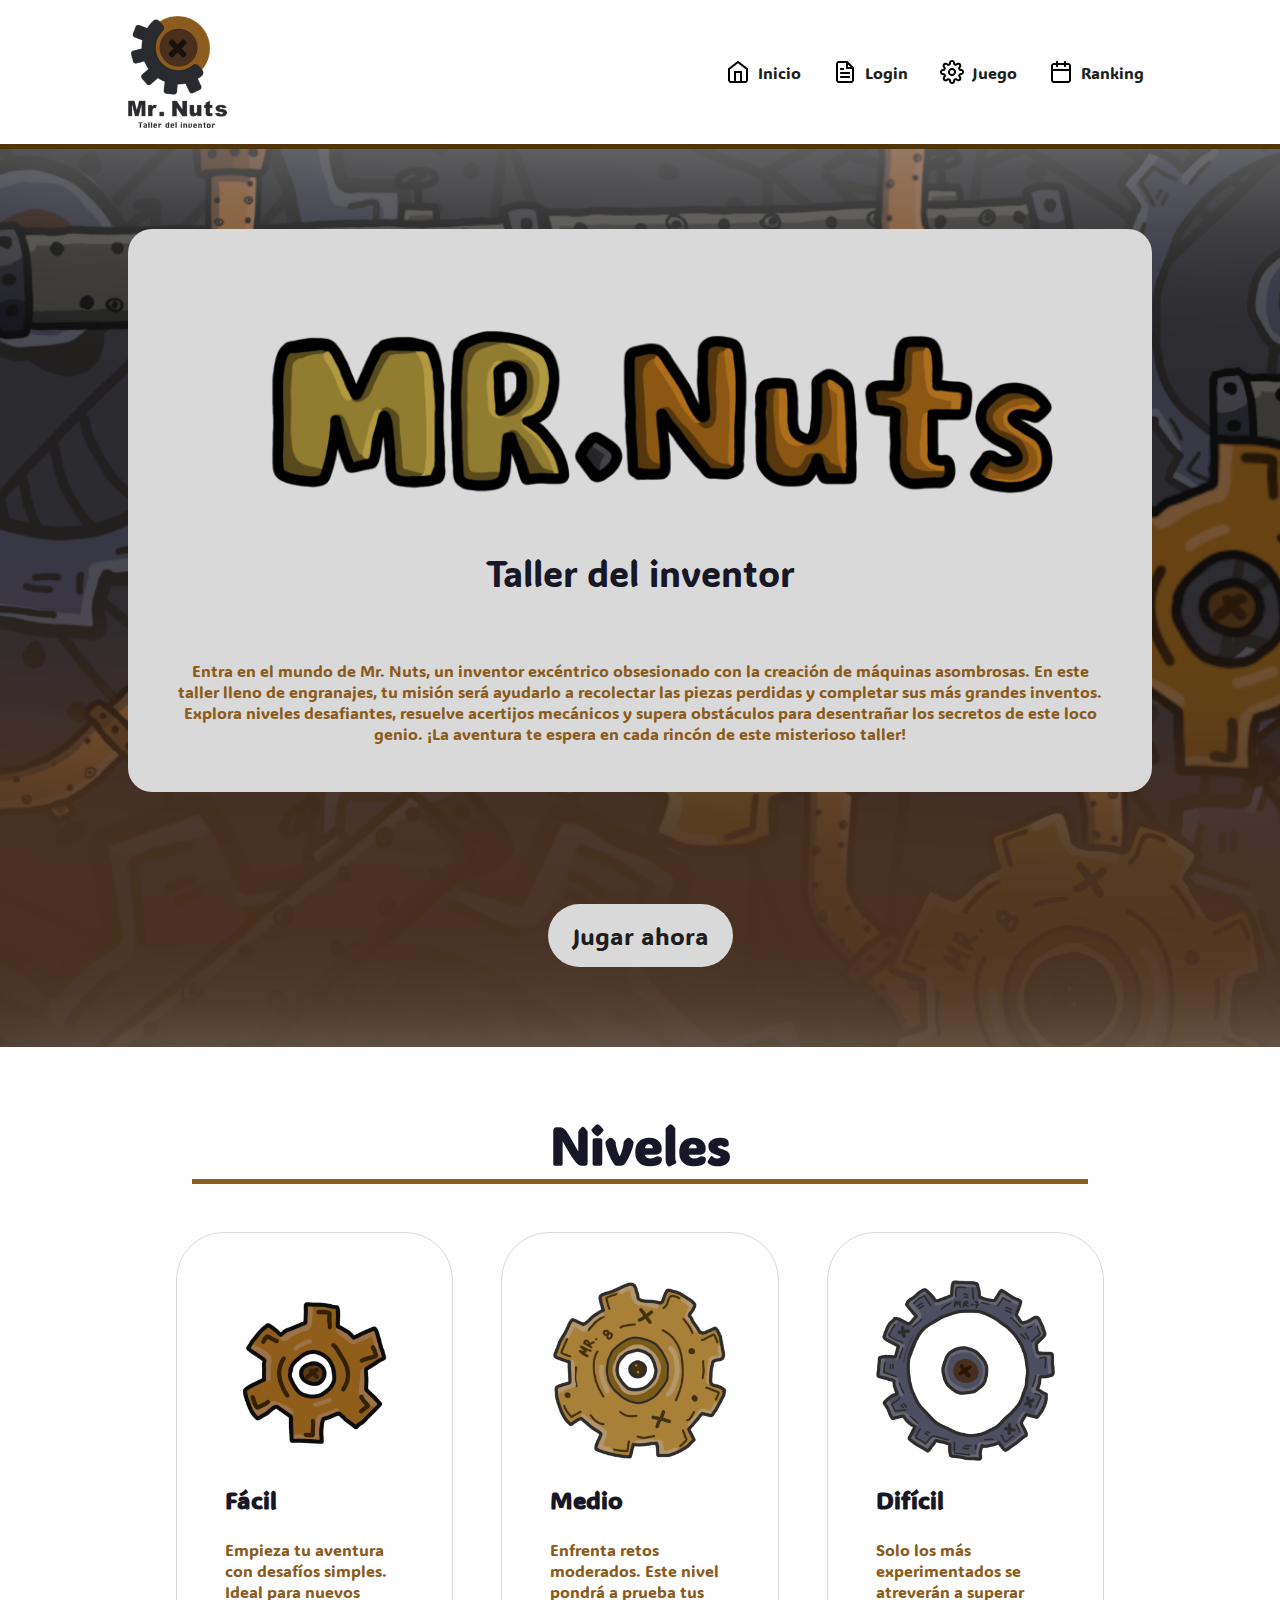
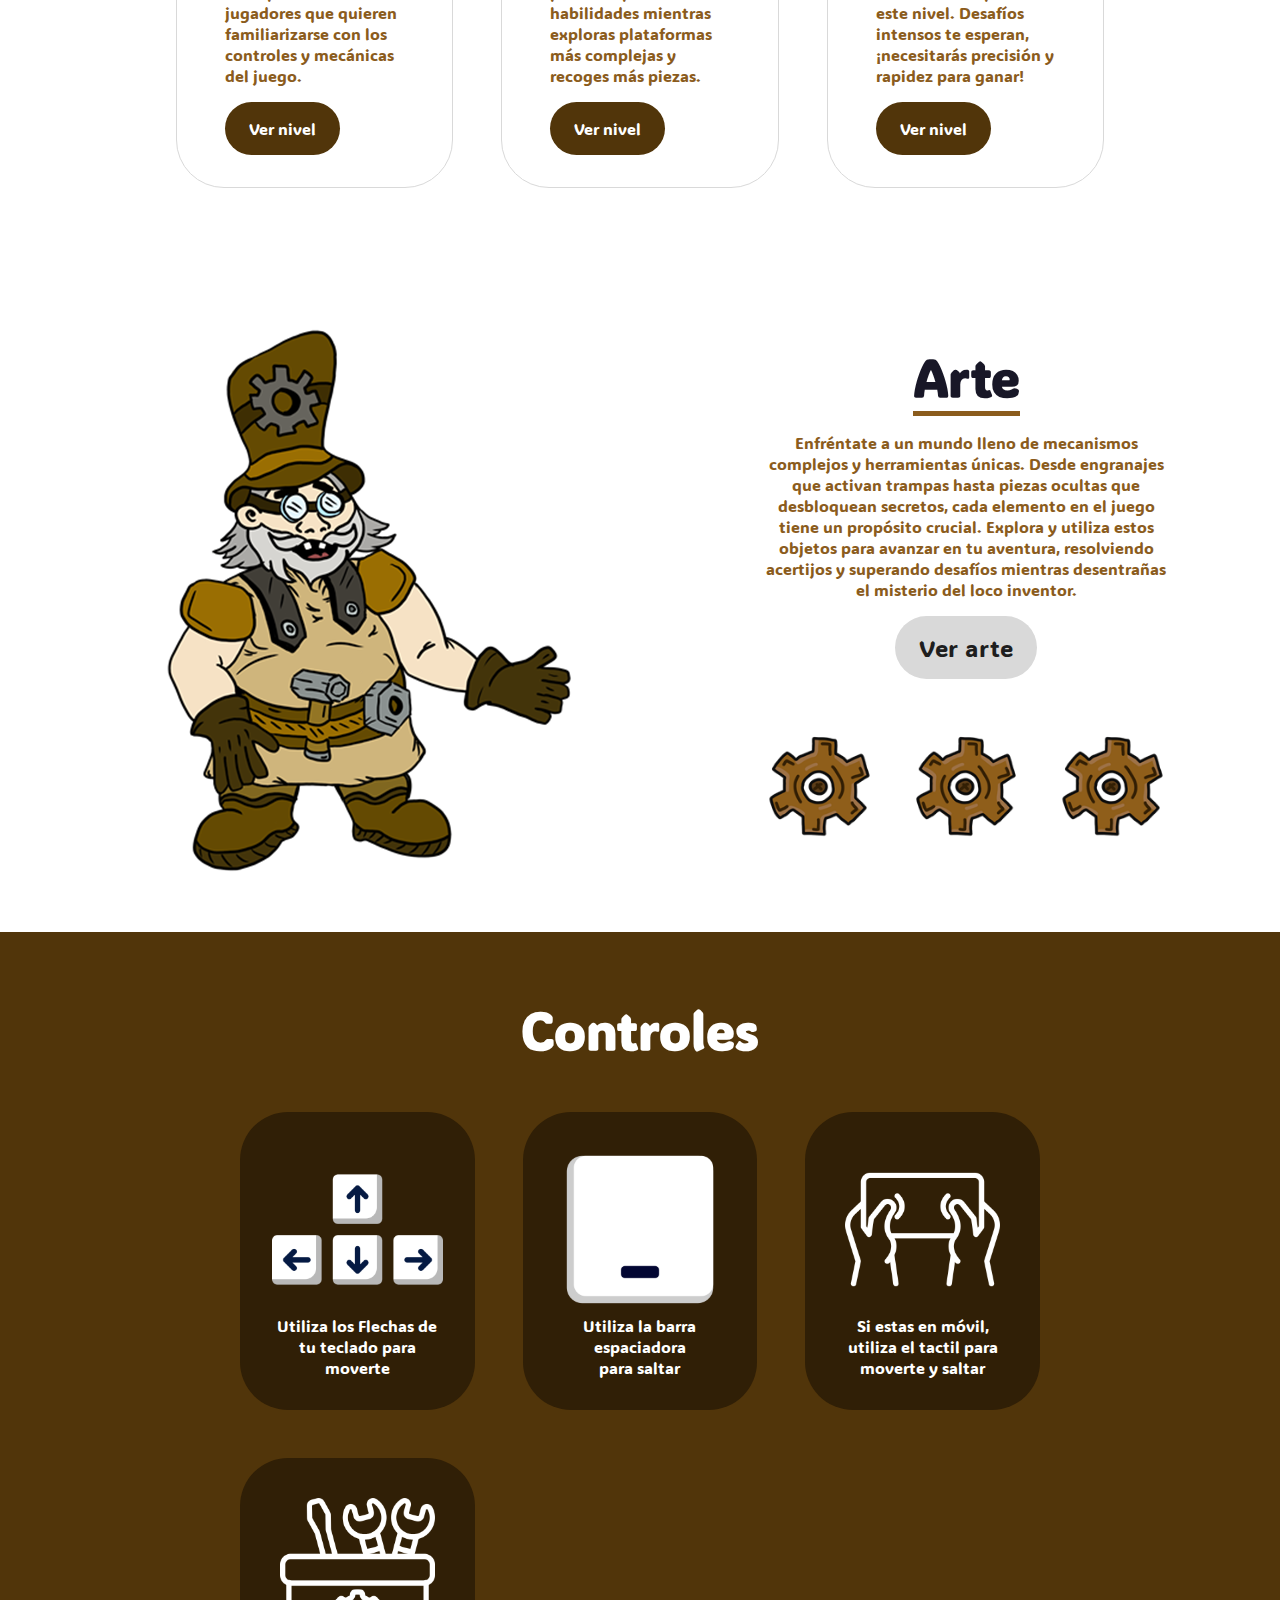
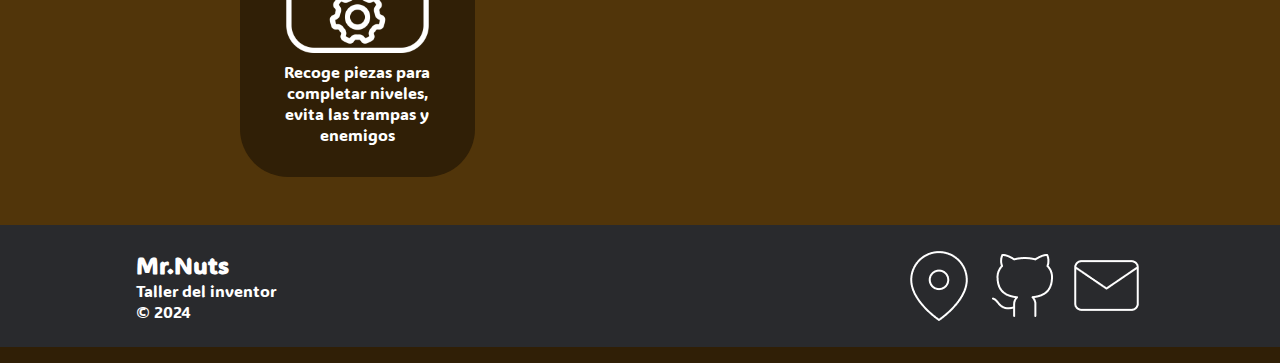
<file: index.html>
<!DOCTYPE html>
<html lang="en">

<head>
  <meta charset="UTF-8">
  <meta name="viewport" content="width=device-width, initial-scale=1.0">
  <title>MR.Nuts</title>

  <link rel="stylesheet" href="css/main.css">

  <!--fonts-->
  <link rel="preconnect" href="https://fonts.googleapis.com">
  <link rel="preconnect" href="https://fonts.gstatic.com" crossorigin>
  <link href="https://fonts.googleapis.com/css2?family=ADLaM+Display&display=swap" rel="stylesheet">
</head>

<body>
  <header class="header-section">
    <div class="logo logo-header" href="index.html"></div>
    <nav >
      <ul class="top-nav">
        <li>
          <a class="nav-list-item" href="index.html">
            <i class="icon-home"><img src="img/home.png" alt="home"></i>
            <span>Inicio</span>
          </a>
        </li>
        <li>
          <a class="nav-list-item" href="login.html">
            <i class="icon-register"><img src="img/file-text.png" alt="register"></i>
            <span>Login</span>
          </a>
        </li>
        <li>
          <a class="nav-list-item" href="game.html">
            <i class="icon-game"><img src="img/game.png" alt="game"></i>
            <span>Juego</span>
          </a>
        </li>
        <li>
          <a class="nav-list-item" href="ranking.html">
            <i class="icon-ranking"><img src="img/calendar.png" alt=""></i>
            <span>Ranking</span>
          </a>
        </li>
      </ul>
    </nav>
  </header>
  <section class="banner-section">
    <div class="letras-container text-center">
      <img class="auto" src="img/letras.png" alt="mrnuts">
      <p class="subtitle text-center">Taller del inventor</p>
      <p class="title-description">Entra en el mundo de Mr. Nuts, un inventor excéntrico obsesionado con la creación de
        máquinas asombrosas. En este taller lleno de engranajes, tu misión será ayudarlo a recolectar las piezas
        perdidas y completar sus más grandes inventos. Explora niveles desafiantes, resuelve acertijos mecánicos y
        supera obstáculos para desentrañar los secretos de este loco genio. ¡La aventura te espera en cada rincón de
        este misterioso taller!</p>
    </div>
    <a href="game.html"><p class="btn gray-btn">Jugar ahora</p></a>
  </section>
  <section class="levels-section auto text-center">
    <div><h2 class="title text-center w70 auto">Niveles</h2></div>

    <div class=" levels-cards columns-container text-left ">
      <div class="card">
        <div class="card-image">
          <img src="img/tuerca café.png" alt="Fácil">
        </div>
        <div class="card-content">
          <h3 class="cards-title">Fácil</h3>
          <p class="title-description">Empieza tu aventura con desafíos simples. Ideal para nuevos jugadores que quieren
            familiarizarse con los controles y mecánicas del juego.</p>
          <a href="#" class="btn coffe-btn">Ver nivel</a>
        </div>
      </div>

      <div class="card">
        <div class="card-image">
          <img src="img/tuerca dorada.png" alt="Medio">
        </div>
        <div class="card-content">
          <h3 class="cards-title">Medio</h3>
          <p class="title-description">Enfrenta retos moderados. Este nivel pondrá a prueba tus habilidades mientras
            exploras plataformas más complejas y recoges más piezas.</p>
          <a href="#" class="btn coffe-btn auto">Ver nivel</a>
        </div>
      </div>

      <div class="card">
        <div class="card-image">
          <img src="img/tuerca gris.png" alt="Difícil">
        </div>
        <div class="card-content">
          <h3 class="cards-title">Difícil</h3>
          <p class="title-description">Solo los más experimentados se atreverán a superar este nivel. Desafíos intensos
            te esperan, ¡necesitarás precisión y rapidez para ganar!</p>
          <a href="#" class="btn coffe-btn">Ver nivel</a>
        </div>
      </div>
    </div>
  </section>
  <div class="art-section columns-container">
    <div class="character auto">
      <img src="img/mrnuts.png" alt="Inventor">
    </div>
    <div class="art-container w70 text-center auto">
      <h2 class="title auto">Arte</h2>
      <p class="title-description">Enfréntate a un mundo lleno de mecanismos complejos y herramientas únicas. Desde
        engranajes que activan trampas hasta piezas ocultas que desbloquean secretos, cada elemento en el juego tiene un
        propósito crucial. Explora y utiliza estos objetos para avanzar en tu aventura, resolviendo acertijos y
        superando desafíos mientras desentrañas el misterio del loco inventor.</p>
      <a href="characters.html" class="btn gray-btn">Ver arte</a>
      <div class="gear-icons ">
        <div><img src="img/tuercapequeña.png" alt="Engranaje"></div>
        <div><img src="img/tuercapequeña.png" alt="Engranaje"></div>
        <div><img src="img/tuercapequeña.png" alt="Engranaje"></div>
      </div>
    </div>
  </div>

  <div class="controles-section text-center text-white">
    <h2 class="title-controles auto">Controles</h2>
    <div class=" controles-container w70 text-center columns-container">
      <div class="card-controls">
        <img src="img/botones.png" alt="controles">
        <p>Utiliza los Flechas de tu teclado para moverte</p>
      </div>
      <div class="card-controls">
        <img src="img/barra-espaciadora.png" alt="space">
        <p>Utiliza la barra espaciadora para saltar</p>
      </div>
      <div class="card-controls">
        <img src="img/juego-movil.png" alt="movil">
        <p>Si estas en móvil, utiliza el tactil para moverte y saltar</p>
      </div>
      <div class="card-controls">
        <img src="img/fixbox.png" alt="instru">
        <p>Recoge piezas para completar niveles, evita las trampas y enemigos</p>
      </div>
    </div>
  </div>

  <footer class="footer-section text-white">
    <div class="footer-text">
      <h2>Mr.Nuts</h2>
      <p>Taller del inventor</p>
      <p>&copy; 2024</p>
    </div>
    <div class="footer-icons">
      <div><a href="#"><i class="icon"><img src="img/map-pin.png" alt="location"></i></a></div>
      <div><a href="#"><i class="icon"></i><img src="img/git.png" alt="git"></a></div>
      <div><a href="#"><i class="icon"></i><img src="img/mail.png" alt="mail"></a></div>
    </div>

  </footer>


</body>

</html>
</file>
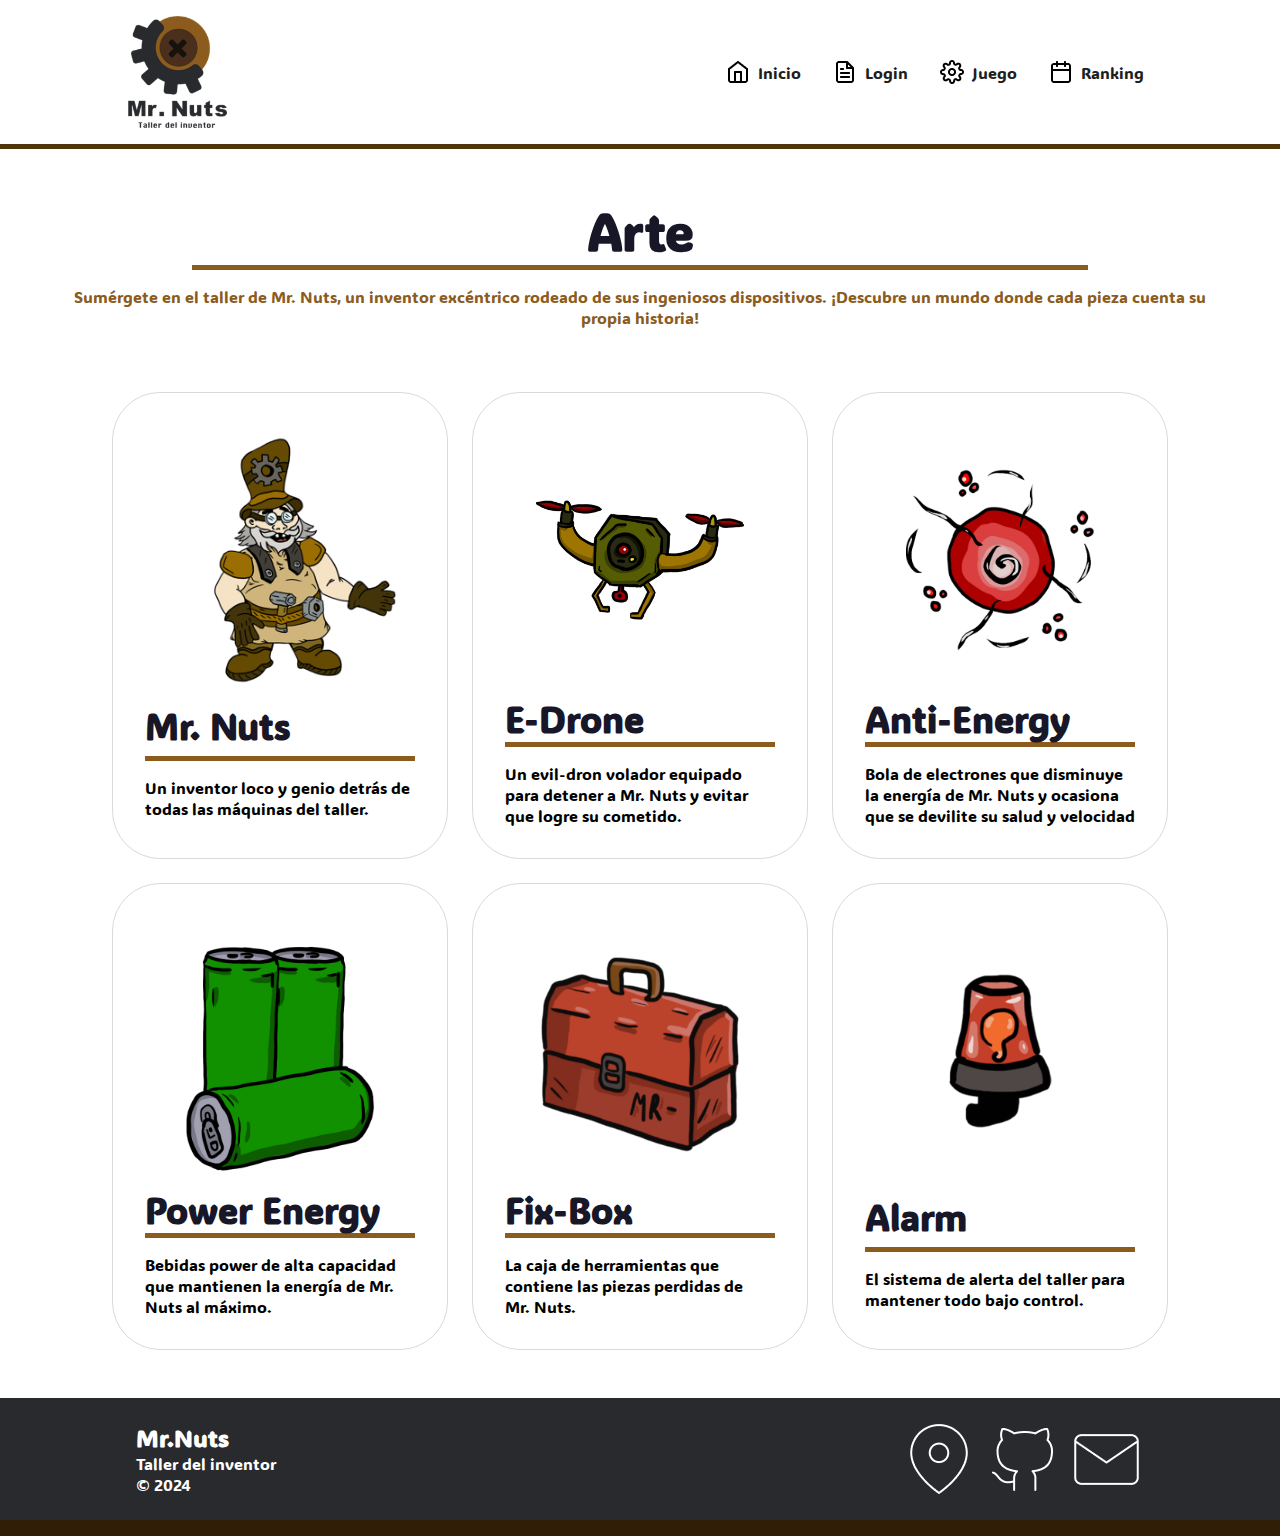
<file: characters.html>
<!DOCTYPE html>
<html lang="en">

<head>
  <meta charset="UTF-8">
  <meta name="viewport" content="width=device-width, initial-scale=1.0">
  <title>Personajes</title>

  <link rel="stylesheet" href="css/main.css">

  <!--fonts-->
  <link rel="preconnect" href="https://fonts.googleapis.com">
  <link rel="preconnect" href="https://fonts.gstatic.com" crossorigin>
  <link href="https://fonts.googleapis.com/css2?family=ADLaM+Display&display=swap" rel="stylesheet">
</head>

<body>
  <header class="header-section">
    <div class="logo logo-header" href="index.html"></div>
    <nav>
      <ul class="top-nav">
        <li>
          <a class="nav-list-item" href="index.html">
            <i class="icon-home"><img src="img/home.png" alt="home"></i>
            <span>Inicio</span>
          </a>
        </li>
        <li>
          <a class="nav-list-item" href="login.html">
            <i class="icon-register"><img src="img/file-text.png" alt="register"></i>
            <span>Login</span>
          </a>
        </li>
        <li>
          <a class="nav-list-item" href="game.html">
            <i class="icon-game"><img src="img/game.png" alt="game"></i>
            <span>Juego</span>
          </a>
        </li>
        <li>
          <a class="nav-list-item" href="ranking.html">
            <i class="icon-ranking"><img src="img/calendar.png" alt=""></i>
            <span>Ranking</span>
          </a>
        </li>
      </ul>
    </nav>
  </header>

  <section class="characters-title text-center">
    <h2 class="title text-center w70 auto pdt3 auto">Arte</h2>
    <p class="title-description">Sumérgete en el taller de Mr. Nuts, un inventor excéntrico rodeado de sus ingeniosos
      dispositivos. ¡Descubre un mundo donde cada pieza cuenta su propia historia!</p>
  </section>

  <div class="columnscard-container ">
    <div class="card">
      <img src="img/mrnuts.png" alt="Mr. Nuts">
      <h3 class="cards-subtitle">Mr. Nuts</h3>
      <p>Un inventor loco y genio detrás de todas las máquinas del taller.</p>
    </div>

    <div class="card">
      <img src="img/enemigoIdle.png" alt="E-Drone">
      <h3 class="cards-subtitle">E-Drone</h3>
      <p>Un evil-dron volador equipado para detener a Mr. Nuts y evitar que logre su cometido.</p>
    </div>

    <div class="card">
      <img src="img/antiEnergyBall.png" alt="Energy">
      <h3 class="cards-subtitle">Anti-Energy</h3>
      <p>Bola de electrones que disminuye la energía de Mr. Nuts y ocasiona que se devilite su salud y velocidad</p>
    </div>

    <div class="card">
      <img src="img/energy.png" alt="Power Energy">
      <h3 class="cards-subtitle">Power Energy</h3>
      <p>Bebidas power de alta capacidad que mantienen la energía de Mr. Nuts al máximo.</p>
    </div>

    <div class="card">
      <img src="img/fix-box.png" alt="Fix-Box">
      <h3 class="cards-subtitle">Fix-Box</h3>
      <p>La caja de herramientas que contiene las piezas perdidas de Mr. Nuts.</p>
    </div>

    <div class="card">
      <img src="img/alarm.png" alt="Alarm">
      <h3 class="cards-subtitle">Alarm</h3>
      <p>El sistema de alerta del taller para mantener todo bajo control.</p>
    </div>
  </div>
  <footer class="footer-section text-white">
    <div class="footer-text">
      <h2>Mr.Nuts</h2>
      <p>Taller del inventor</p>
      <p>&copy; 2024</p>
    </div>
    <div class="footer-icons">
      <a href="#"><i class="icon"><img src="img/map-pin.png" alt="location"></i></a>
      <a href="#"><i class="icon"></i><img src="img/git.png" alt="git"></a>
      <a href="#"><i class="icon"></i><img src="img/mail.png" alt="mail"></a>
    </div>

  </footer>
</body>

</html>
</file>
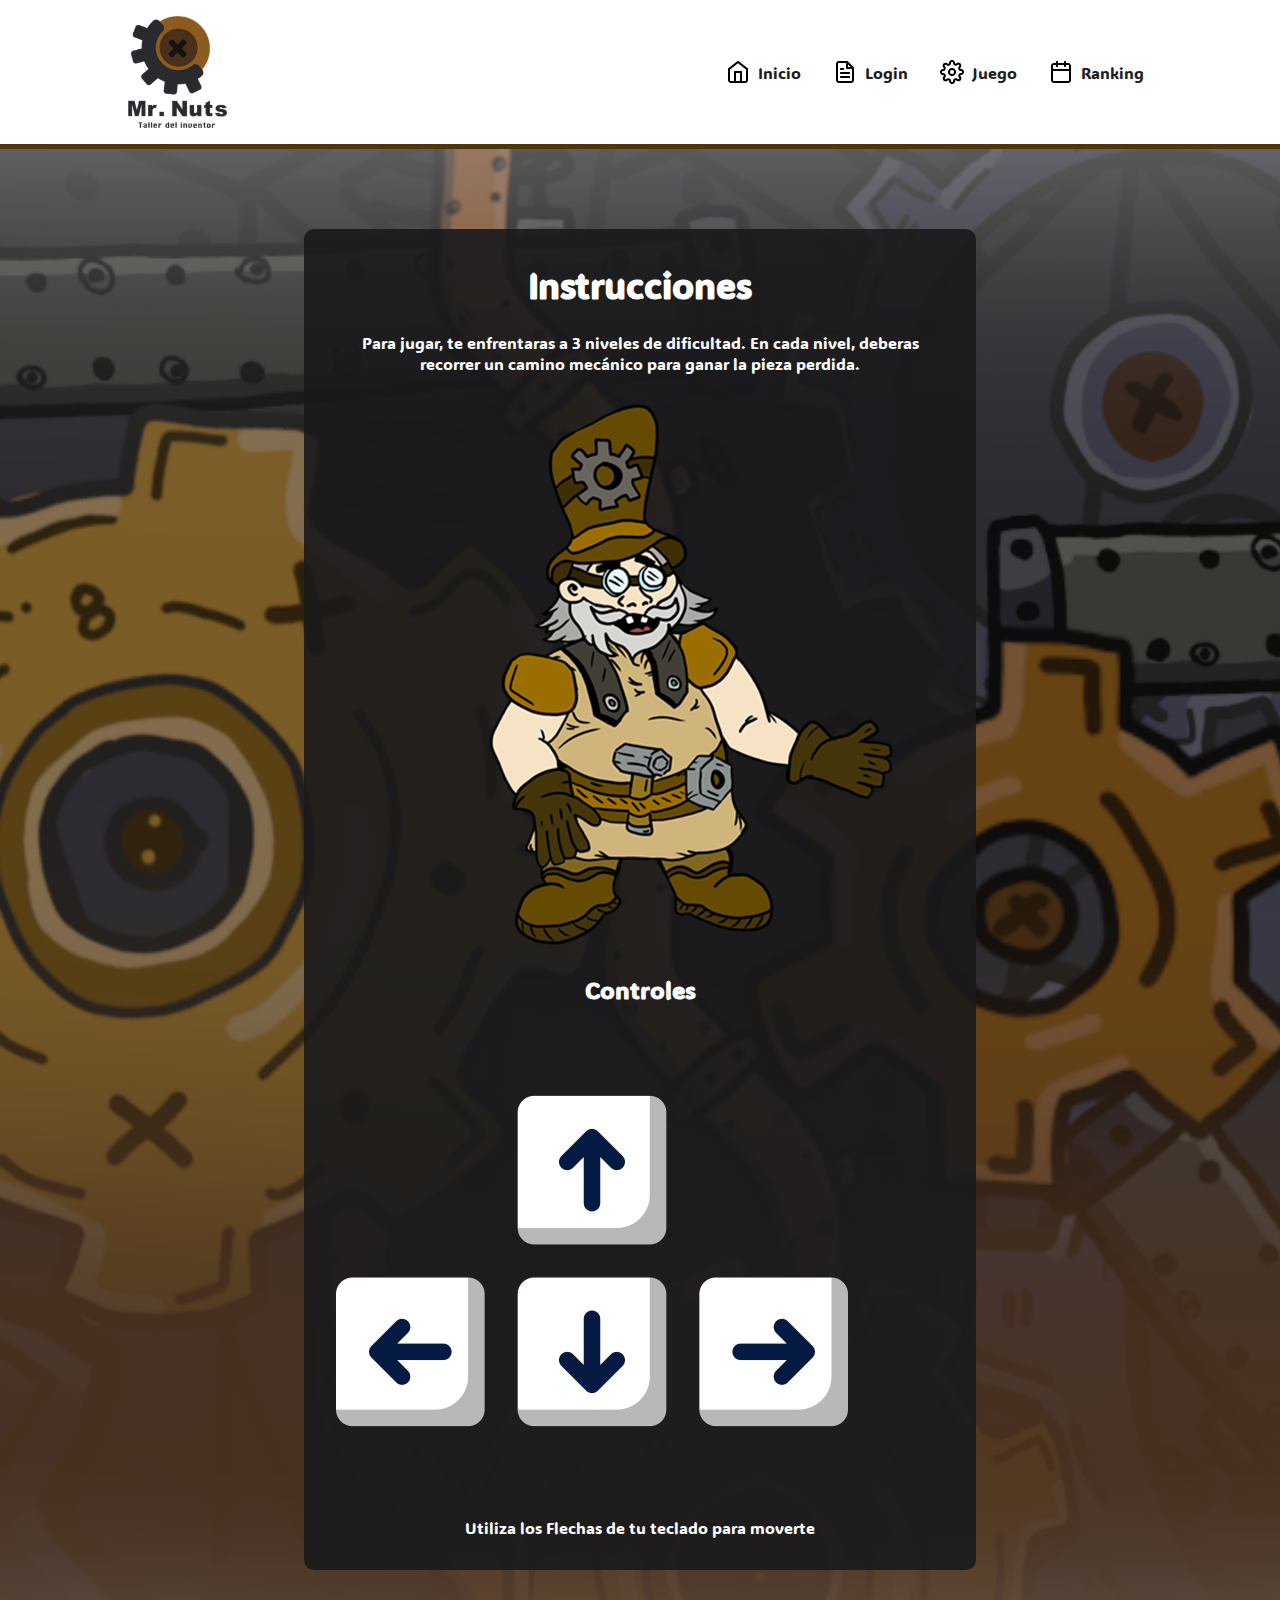
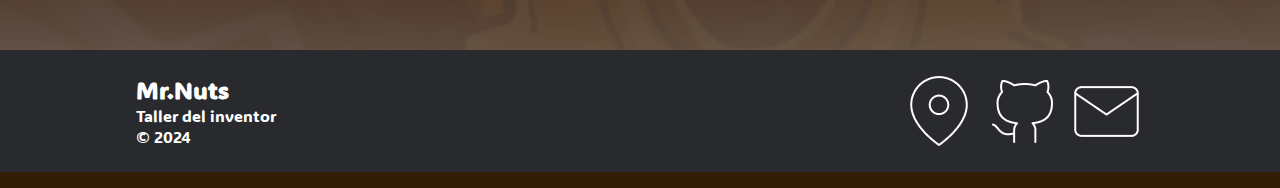
<file: instructions.html>
<!DOCTYPE html>
<html lang="en">

<head>
    <meta charset="UTF-8">
    <meta name="viewport" content="width=device-width, initial-scale=1.0">
    <title>Ranking</title>

    <link rel="stylesheet" href="css/main.css">

  <!--fonts-->
  <link rel="preconnect" href="https://fonts.googleapis.com">
  <link rel="preconnect" href="https://fonts.gstatic.com" crossorigin>
  <link href="https://fonts.googleapis.com/css2?family=ADLaM+Display&display=swap" rel="stylesheet">
</head>
<body>
    <header class="header-section">
        <div class="logo logo-header" href="index.html"></div>
        <nav>
          <ul class="top-nav">
            <li>
              <a class="nav-list-item" href="index.html">
                <i class="icon-home"><img src="img/home.png" alt="home"></i>
                <span>Inicio</span>
              </a>
            </li>
            <li>
              <a class="nav-list-item" href="login.html">
                <i class="icon-register"><img src="img/file-text.png" alt="register"></i>
                <span>Login</span>
              </a>
            </li>
            <li>
              <a class="nav-list-item" href="game.html">
                <i class="icon-game"><img src="img/game.png" alt="game"></i>
                <span>Juego</span>
              </a>
            </li>
            <li>
              <a class="nav-list-item" href="ranking.html">
                <i class="icon-ranking"><img src="img/calendar.png" alt=""></i>
                <span>Ranking</span>
              </a>
            </li>
          </ul>
        </nav>
      </header>
    <div class="login-section">
        <div class="black-box">
          <h2 class="title-login">Instrucciones</h2>
          <p>Para jugar, te enfrentaras a 3 niveles de dificultad. En cada nivel, deberas recorrer un camino mecánico para ganar la pieza perdida.</p>
          <div>
            <div><img src="img/mrnuts.png" alt="mrnuts"></div>
            <div>
                <H2>Controles</H2>
                <div>
                    <img src="img/botones.png" alt="controles">
                    <p>Utiliza los Flechas de tu teclado para moverte</p>
                </div>
                <div></div>
            </div>
          </div>
        </div>
      </div>
    <footer class="footer-section text-white">
        <div class="footer-text">
          <h2>Mr.Nuts</h2>
          <p>Taller del inventor</p>
          <p>&copy; 2024</p>
        </div>
        <div class="footer-icons">
          <a href="#"><i class="icon"><img src="img/map-pin.png" alt="location"></i></a>
          <a href="#"><i class="icon"></i><img src="img/git.png" alt="git"></a>
          <a href="#"><i class="icon"></i><img src="img/mail.png" alt="mail"></a>
        </div>

    </footer>
</body>
</html>
</file>
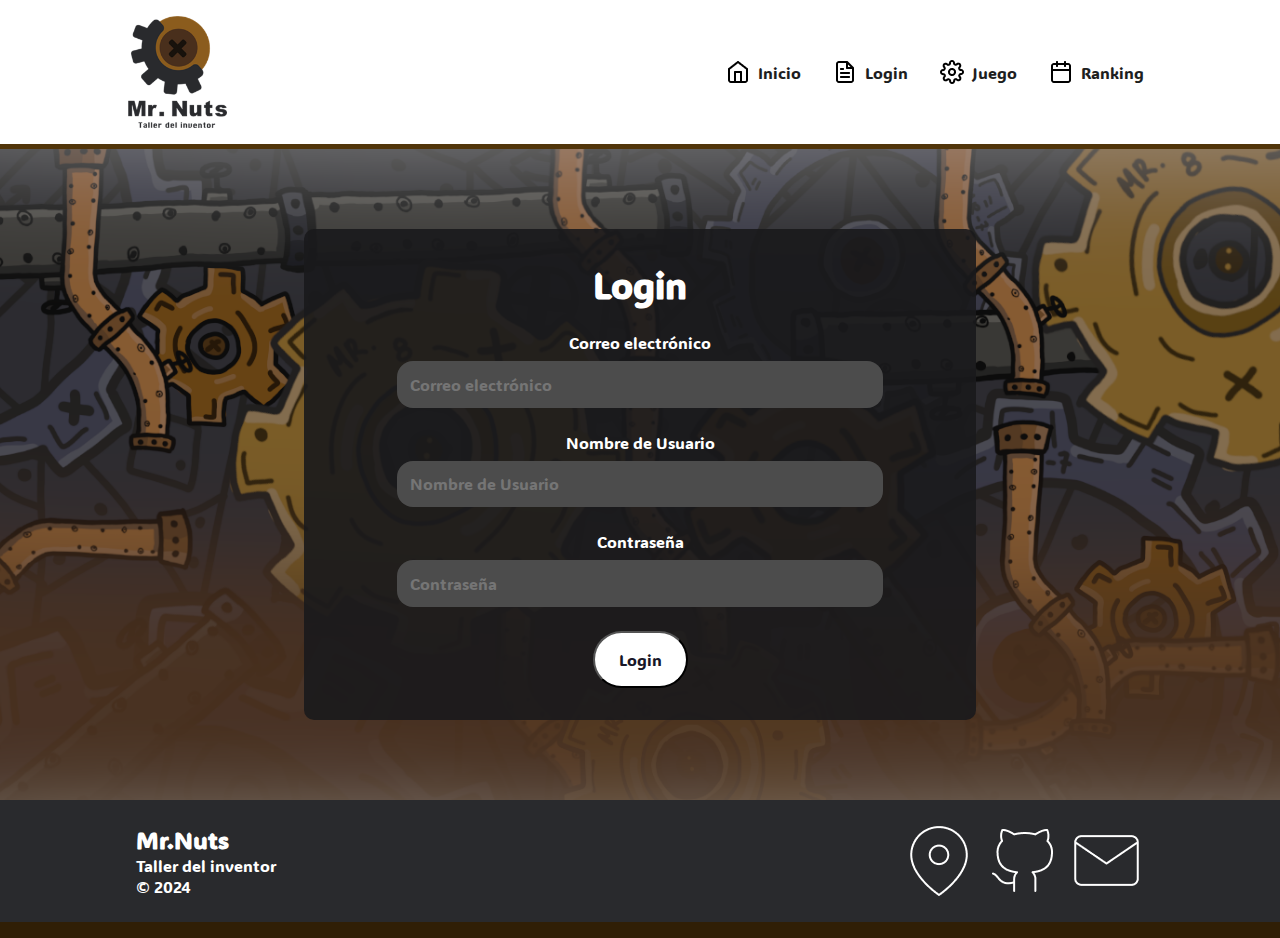
<file: login.html>
<!DOCTYPE html>
<html lang="en">

<head>
  <meta charset="UTF-8">
  <meta name="viewport" content="width=device-width, initial-scale=1.0">
  <title>Registro</title>

  <link rel="stylesheet" href="css/main.css">

  
  <!--fonts-->
  <link rel="preconnect" href="https://fonts.googleapis.com">
  <link rel="preconnect" href="https://fonts.gstatic.com" crossorigin>
  <link href="https://fonts.googleapis.com/css2?family=ADLaM+Display&display=swap" rel="stylesheet">
</head>

<body>
  <header class="header-section">
    <div class="logo logo-header" href="index.html"></div>
    <nav>
      <ul class="top-nav">
        <li>
          <a class="nav-list-item" href="index.html">
            <i class="icon-home"><img src="img/home.png" alt="home"></i>
            <span>Inicio</span>
          </a>
        </li>
        <li>
          <a class="nav-list-item" href="login.html">
            <i class="icon-register"><img src="img/file-text.png" alt="register"></i>
            <span>Login</span>
          </a>
        </li>
        <li>
          <a class="nav-list-item" href="game.html">
            <i class="icon-game"><img src="img/game.png" alt="game"></i>
            <span>Juego</span>
          </a>
        </li>
        <li>
          <a class="nav-list-item" href="ranking.html">
            <i class="icon-ranking"><img src="img/calendar.png" alt=""></i>
            <span>Ranking</span>
          </a>
        </li>
      </ul>
    </nav>
  </header>
  <div class="login-section">
    <div class="black-box">
      <h2 class="title-login">Login</h2>
      <form>
        <div class="input-group">
          <label class="label" for="email">Correo electrónico</label>
          <input class="input" type="email" id="email" placeholder="Correo electrónico">
        </div>
        <div class="input-group">
          <label class="label" for="username">Nombre de Usuario</label>
          <input class="input" type="text" id="username" placeholder="Nombre de Usuario">
        </div>
        <div class="input-group">
          <label class="label" for="password">Contraseña</label>
          <input class="input" type="password" id="password" placeholder="Contraseña">
        </div>
        <button class="btn btn-login" type="submit">Login</button>
      </form>
    </div>
  </div>
  <footer class="footer-section text-white">
    <div class="footer-text">
      <h2>Mr.Nuts</h2>
      <p>Taller del inventor</p>
      <p>&copy; 2024</p>
    </div>
    <div class="footer-icons">
      <a href="#"><i class="icon"><img src="img/map-pin.png" alt="location"></i></a>
      <a href="#"><i class="icon"></i><img src="img/git.png" alt="git"></a>
      <a href="#"><i class="icon"></i><img src="img/mail.png" alt="mail"></a>
    </div>

  </footer>
</body>

</html>
</file>
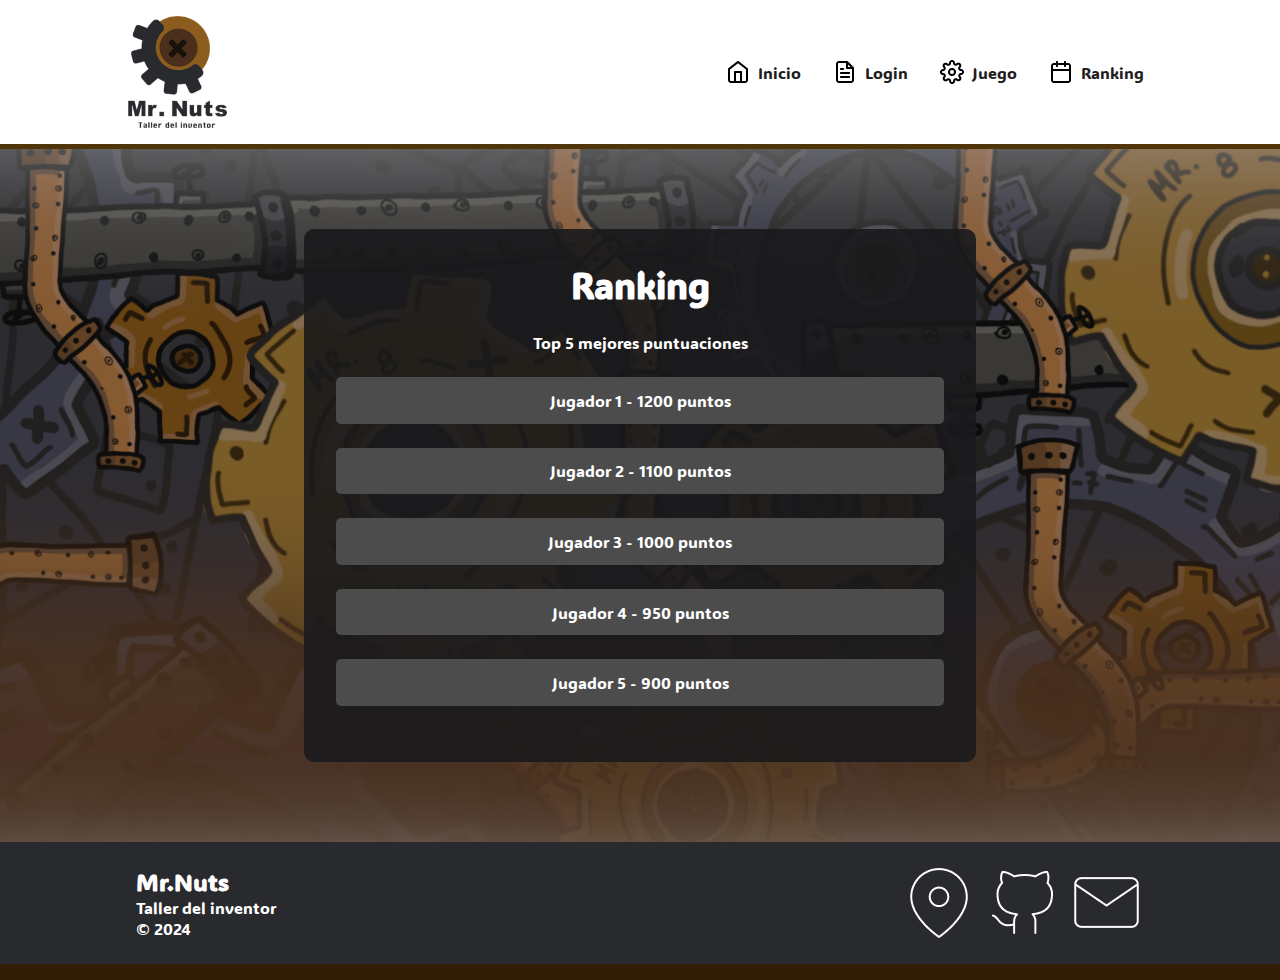
<file: ranking.html>
<!DOCTYPE html>
<html lang="en">

<head>
    <meta charset="UTF-8">
    <meta name="viewport" content="width=device-width, initial-scale=1.0">
    <title>Ranking</title>

    <link rel="stylesheet" href="css/main.css">

  <!--fonts-->
  <link rel="preconnect" href="https://fonts.googleapis.com">
  <link rel="preconnect" href="https://fonts.gstatic.com" crossorigin>
  <link href="https://fonts.googleapis.com/css2?family=ADLaM+Display&display=swap" rel="stylesheet">
</head>
<body>
    <header class="header-section">
        <div class="logo logo-header" href="index.html"></div>
        <nav>
          <ul class="top-nav">
            <li>
              <a class="nav-list-item" href="index.html">
                <i class="icon-home"><img src="img/home.png" alt="home"></i>
                <span>Inicio</span>
              </a>
            </li>
            <li>
              <a class="nav-list-item" href="login.html">
                <i class="icon-register"><img src="img/file-text.png" alt="register"></i>
                <span>Login</span>
              </a>
            </li>
            <li>
              <a class="nav-list-item" href="game.html">
                <i class="icon-game"><img src="img/game.png" alt="game"></i>
                <span>Juego</span>
              </a>
            </li>
            <li>
              <a class="nav-list-item" href="ranking.html">
                <i class="icon-ranking"><img src="img/calendar.png" alt=""></i>
                <span>Ranking</span>
              </a>
            </li>
          </ul>
        </nav>
      </header>
    <div class="login-section">
        <div class="black-box">
          <h2 class="title-login">Ranking</h2>
          <p>Top 5 mejores puntuaciones</p>
          <ul class="ranking-list">
            <li class="ranking-item">Jugador 1 - 1200 puntos</li>
            <li class="ranking-item">Jugador 2 - 1100 puntos</li>
            <li class="ranking-item">Jugador 3 - 1000 puntos</li>
            <li class="ranking-item">Jugador 4 - 950 puntos</li>
            <li class="ranking-item">Jugador 5 - 900 puntos</li>
          </ul>
        </div>
      </div>
    <footer class="footer-section text-white">
        <div class="footer-text">
          <h2>Mr.Nuts</h2>
          <p>Taller del inventor</p>
          <p>&copy; 2024</p>
        </div>
        <div class="footer-icons">
          <a href="#"><i class="icon"><img src="img/map-pin.png" alt="location"></i></a>
          <a href="#"><i class="icon"></i><img src="img/git.png" alt="git"></a>
          <a href="#"><i class="icon"></i><img src="img/mail.png" alt="mail"></a>
        </div>

    </footer>
</body>
</html>
</file>
<file: css/main.css>
* {
  margin: 0;
  padding: 0;
  box-sizing: border-box;
}

body {
  width: 100%;
  height: 100%;
  font-family: "ADLaM Display", ssystem-ui;
  background: #fff;
}

h1, h2, h3, h4, h5, h6 {
  text-wrap: balance;
}

p, li, caption {
  text-wrap: pretty;
}

img, picture, video, canvas, svg {
  display: block;
  max-width: 100%;
}

.w10 {
  width: 10%;
}

.w20 {
  width: 20%;
}

.w70 {
  width: 70%;
}

.auto {
  margin: 0 auto;
}

.pdt3 {
  padding-top: 3rem;
}

h1 {
  font-family: "ADLaM Display", ssystem-ui;
}

.text-white {
  color: #fff;
}

.text-dark {
  color: rgb(30, 30, 30);
}

.text-center {
  text-align: center;
}

.text-left {
  text-align: left;
}

.Bigtitle {
  padding-top: 4rem;
  font-size: 4.375rem;
  color: rgb(24, 23, 39);
}

.subtitle {
  font-size: 2.25rem;
  color: rgb(24, 23, 39);
  padding-bottom: 3rem;
}

.title-description {
  padding: 1rem;
  font-size: 1rem;
  color: rgb(139, 92, 29);
}

.title {
  font-size: 3.25rem;
  color: rgb(24, 23, 39);
  border-bottom: 0.35rem solid rgb(139, 92, 29);
}

.cards-title {
  padding: 0.5rem 1rem;
  font-size: 1.5rem;
  color: rgb(24, 23, 39);
  border-bottom: 0.05rem;
}

.cards-subtitle {
  font-size: 2.25rem;
  color: rgb(24, 23, 39);
  margin-bottom: 1rem;
  border-bottom: 0.35rem solid rgb(139, 92, 29);
}

.title-login {
  font-size: 2.25rem;
  color: #fff;
  text-align: center;
  margin-bottom: 1.5rem;
}

.title-controles {
  font-size: 3.25rem;
  color: #fff;
}

.btn {
  display: inline-block;
  text-decoration: none;
  font-weight: 400;
  padding: 1rem 1.5rem;
  border-radius: 2rem;
  cursor: pointer;
}

.btn:hover {
  background: rgb(24, 23, 39);
  color: #fff;
  transform: scale(1.1);
  transition: all 0.2s ease-in-out;
}

.gray-btn {
  font-size: 1.5rem;
  background: rgb(217, 217, 217);
  color: rgb(30, 30, 30);
}

.coffe-btn {
  margin-left: 1rem;
  background: rgb(81, 53, 10);
  color: #fff;
}

.btn-login {
  font-family: "ADLaM Display", ssystem-ui;
  background: #fff;
  color: rgb(24, 23, 39);
  padding: 1rem 1.5rem;
  font-size: 1rem;
}

.card {
  position: relative;
  border: 0.05rem solid rgb(217, 217, 217);
  border-radius: 3rem;
  display: grid;
  max-width: fit-content;
  padding: 2rem;
}

.card-controls {
  position: relative;
  border-radius: 3rem;
  display: grid;
  max-width: fit-content;
  padding: 2rem;
  background: rgb(48, 31, 6);
}

.columnscard-container {
  display: grid;
  grid-template-columns: repeat(3, 1fr);
  gap: 1.5rem;
  padding: 3rem 7rem;
}

@media screen and (max-width: 768px) {
  .columnscard-container {
    grid-template-columns: 1fr;
    padding: 1rem 2rem;
  }
}
.logo:hover {
  transform: scale(1.1);
  transition: all 0.2s ease-in-out;
}

.header-section {
  padding: 1rem 8rem;
  position: relative;
  display: flex;
  justify-content: space-between;
  align-items: center;
  border-bottom: 0.35rem solid rgb(81, 53, 10);
}

.logo-header {
  background: url("../../img/logo.png") no-repeat;
  background-size: contain;
  width: 7rem;
  height: 7rem;
}

@media screen and (max-width: 768px) {
  .header-section {
    flex-direction: column;
    justify-content: center;
    align-items: center;
    padding: 2rem 0;
    height: 50%;
    border-bottom: none;
  }
  .logo-header {
    margin-bottom: 2rem;
    width: 5rem;
    height: 5rem;
  }
}
.top-nav {
  display: flex;
  gap: 1rem;
  list-style: none;
  align-items: start;
  justify-content: center;
}

.nav-list-item {
  text-decoration: none;
  display: flex;
  gap: 0.5rem;
  border-radius: 0.5rem;
  padding: 0.25rem 0.5rem;
  color: rgb(30, 30, 30);
  align-items: center;
  justify-content: center;
}

.nav-list-item:hover {
  background: rgb(139, 92, 29);
  color: #fff;
}

@media screen and (max-width: 768px) {
  .top-nav {
    margin: 0 auto;
    width: 70%;
    align-items: center;
    gap: 1rem;
  }
  .nav-list-item {
    padding: 0.25rem 1rem;
    width: 100%;
    text-align: center;
  }
}
.columns-container {
  display: grid;
  grid-template-columns: repeat(auto-fit, minmax(190px, 1fr));
  gap: 1.5rem;
}

.levels-cards {
  width: 80%;
  margin: 0 auto;
  padding: 3rem;
  gap: 3rem;
}

.art-container {
  display: flex;
  flex-direction: row;
  flex-direction: column;
  align-items: center;
  justify-content: center;
}

.gear-icons {
  padding-top: 2rem;
  display: flex;
  align-items: center;
  justify-content: center;
}

.letras-container {
  background: rgb(217, 217, 217);
  border-radius: 1.5rem;
  padding: 2rem;
  width: 80%;
  align-items: center;
  justify-content: center;
}

.black-box {
  background-color: rgba(25, 26, 28, 0.9);
  padding: 2rem;
  border-radius: 10px;
  width: 60%;
  text-align: center;
  color: #fff;
}

@media screen and (max-width: 768px) {
  .black-box {
    width: 85%;
  }
}
.ranking-list {
  list-style: none;
  padding: 0;
}

.ranking-item {
  background-color: #4c4c4c;
  padding: 0.8rem;
  border-radius: 5px;
  margin-top: 1.5rem;
  margin-bottom: 1.5rem;
  color: #fff;
  font-size: 1rem;
}

.controles-container {
  margin: 0 auto;
  padding: 3rem;
  gap: 3rem;
}

.input-group {
  margin-bottom: 1.5rem;
}

.label {
  display: block;
  margin-bottom: 0.5rem;
  font-size: 1rem;
}

.input {
  font-family: "ADLaM Display", ssystem-ui;
  width: 80%;
  padding: 0.8rem;
  border: none;
  border-radius: 1rem;
  background-color: #4c4c4c;
  color: #fff;
  font-size: 1rem;
}

.footer-section {
  background: rgb(41, 42, 45);
  border-bottom: 1rem solid rgb(48, 31, 6);
  display: flex;
  padding: 1.5rem 8.5rem;
  justify-content: space-between;
}

.footer-icons {
  display: flex;
  gap: 1rem;
  justify-content: baseline;
  align-items: center;
}

.icon:hover {
  transform: scale(1.1);
  transition: all 0.2s ease-in-out;
  color: rgb(81, 53, 10);
}

.banner-section {
  background: url("../img/fondoJuego.png") no-repeat;
  background-size: cover;
  padding-bottom: 5rem;
  display: flex;
  flex-direction: column;
  align-items: center;
  justify-content: space-between;
  padding-top: 5rem;
  gap: 7rem;
}

.levels-section {
  padding-top: 4rem;
  flex-direction: column;
  align-items: center;
  justify-content: center;
}

.art-section {
  padding-top: 4rem;
  padding-bottom: 2rem;
}

.login-section {
  display: flex;
  justify-content: center;
  align-items: center;
  height: 80%;
  background-image: url("../img/fondoJuego.png");
  background-size: cover;
  background-position: center;
  padding: 5rem;
}

.controles-section {
  background: rgb(81, 53, 10);
  padding-top: 4rem;
}

html {
  font-size: 16px;
}

@media (max-width: 768px) {
  html {
    font-size: 14px;
  }
}
@media (max-width: 480px) {
  html {
    font-size: 12px;
  }
}
html {
  font-size: clamp(12px, 1.5vw, 16px);
}

* {
  margin: 0;
  padding: 0;
  box-sizing: border-box;
}

/*# sourceMappingURL=main.css.map */
</file>
